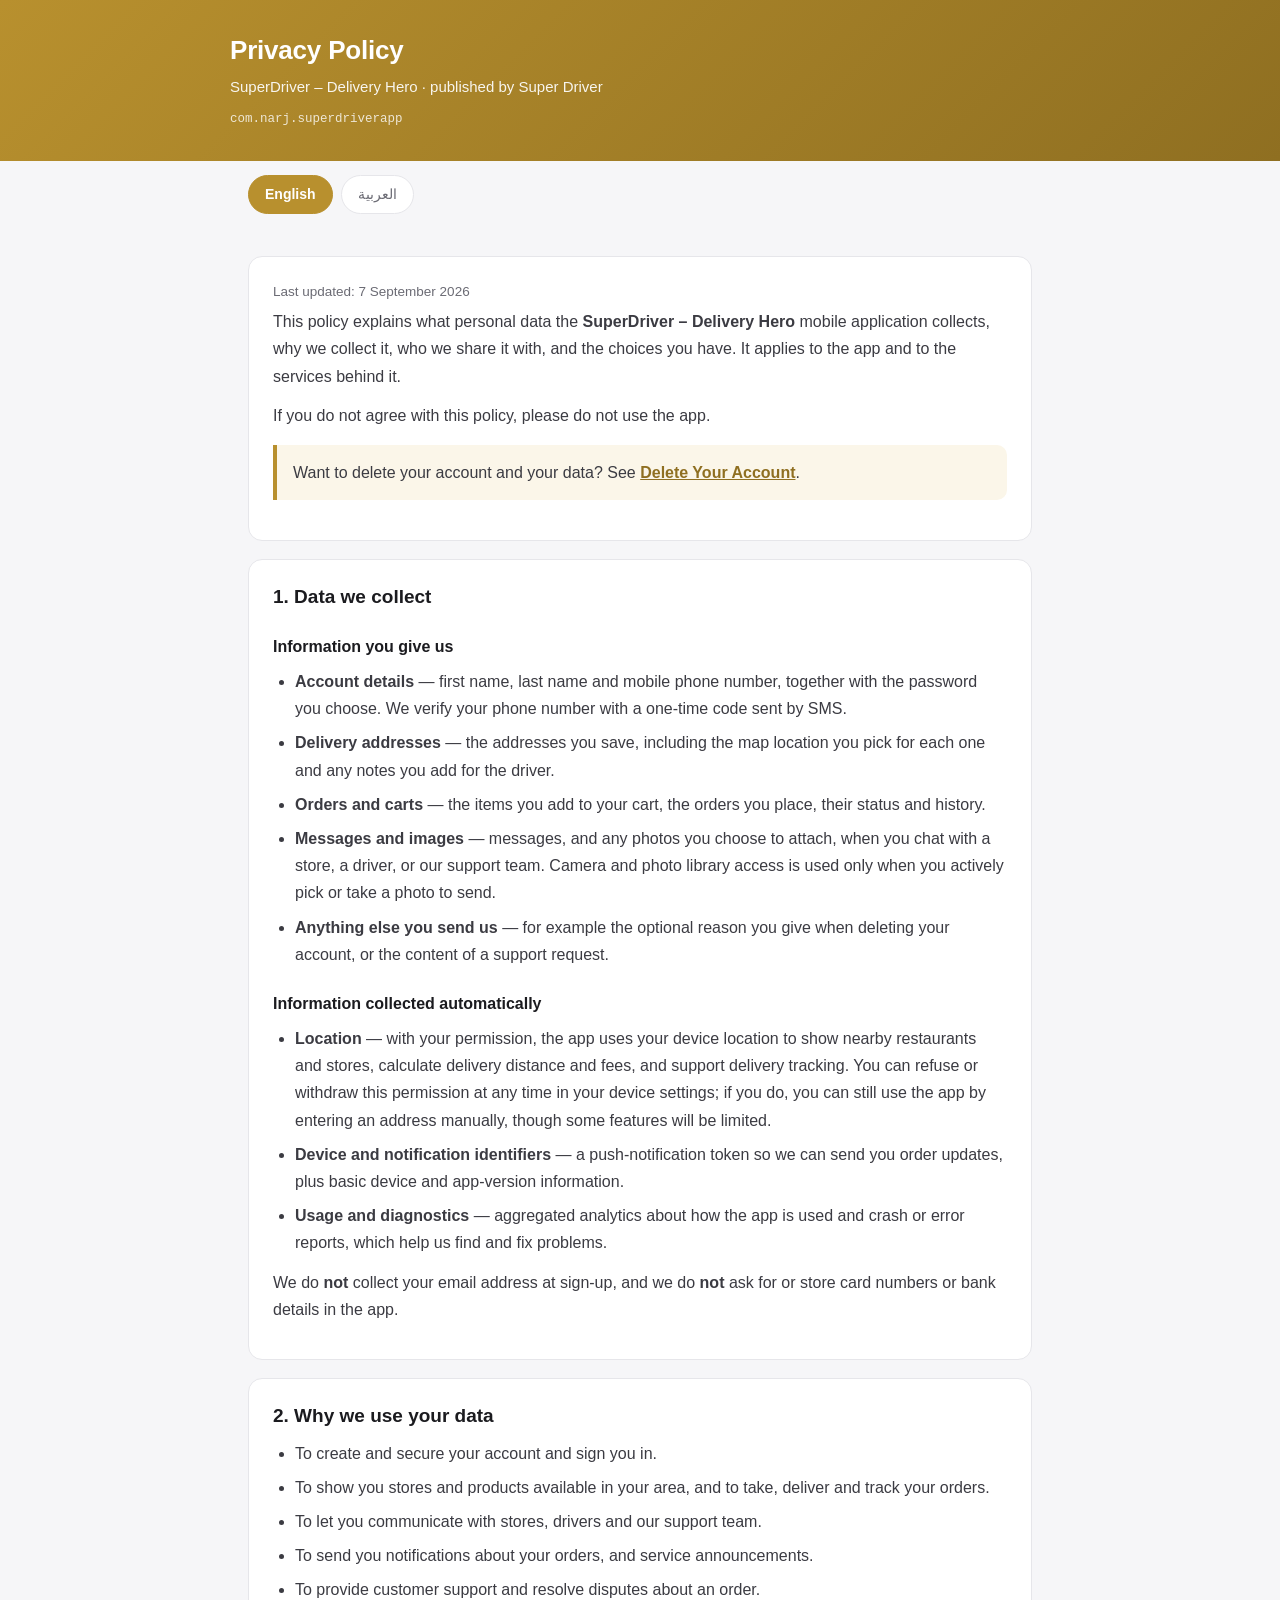
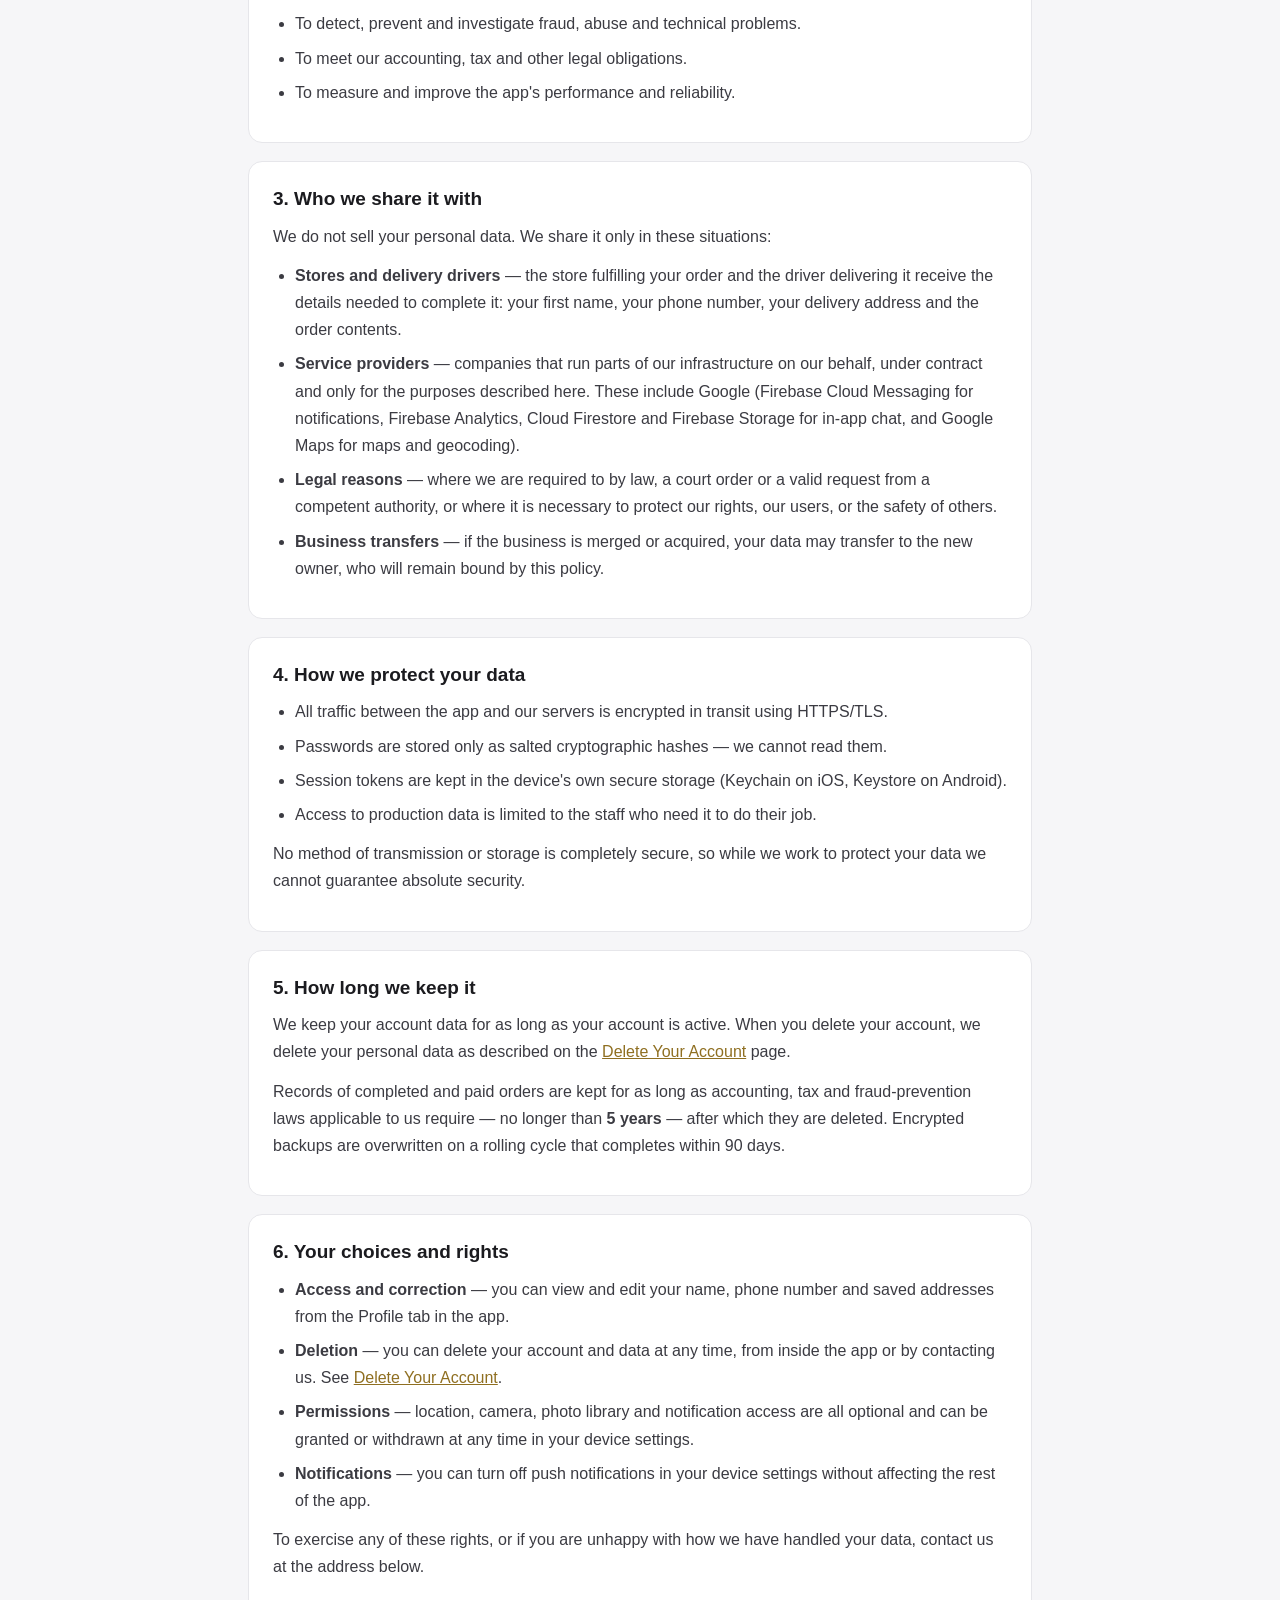
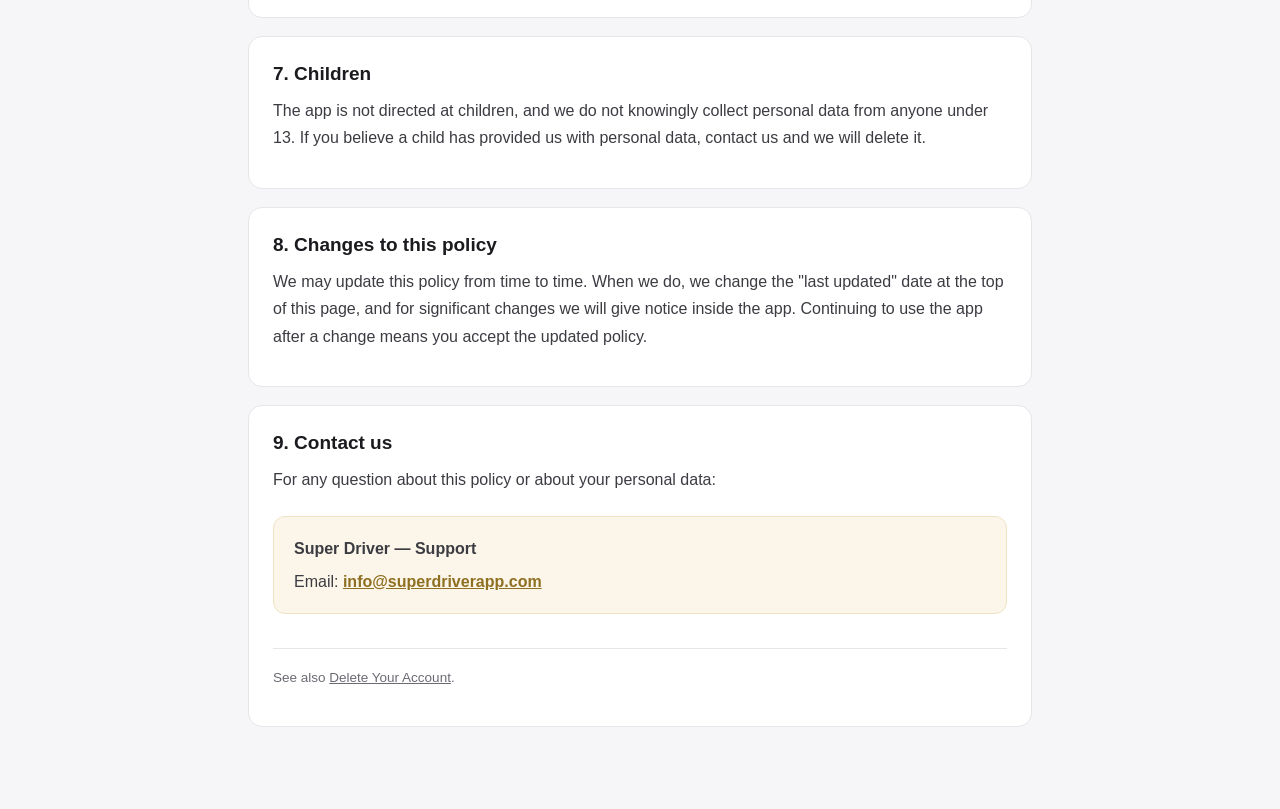
<file: index.html>
<!DOCTYPE html>
<html lang="en" dir="ltr">
<head>
<meta charset="utf-8">
<meta name="viewport" content="width=device-width, initial-scale=1">
<title>Privacy Policy — SuperDriver – Delivery Hero</title>
<meta name="description" content="Privacy Policy for the SuperDriver – Delivery Hero mobile application.">
<link rel="stylesheet" href="style.css">
</head>
<body>

<header class="site">
  <div class="inner">
    <h1 data-en="Privacy Policy" data-ar="سياسة الخصوصية">Privacy Policy</h1>
    <p class="app" data-en="SuperDriver – Delivery Hero · published by Super Driver" data-ar="SuperDriver – Delivery Hero · صادر عن Super Driver">SuperDriver – Delivery Hero · published by Super Driver</p>
    <p class="pkg">com.narj.superdriverapp</p>
  </div>
</header>

<div class="langbar">
  <button type="button" id="btn-en" aria-pressed="true" onclick="setLang('en')">English</button>
  <button type="button" id="btn-ar" aria-pressed="false" onclick="setLang('ar')">العربية</button>
</div>

<main class="wrap">

<!-- ══════════════ ENGLISH ══════════════ -->
<section id="en">
  <div class="card">
    <p class="updated">Last updated: 7 September 2026</p>
    <p>This policy explains what personal data the <strong>SuperDriver – Delivery Hero</strong> mobile application collects, why we collect it, who we share it with, and the choices you have. It applies to the app and to the services behind it.</p>
    <p>If you do not agree with this policy, please do not use the app.</p>
    <div class="note">
      Want to delete your account and your data? See <a href="./delete-account.html"><strong>Delete Your Account</strong></a>.
    </div>
  </div>

  <div class="card">
    <h2>1. Data we collect</h2>

    <h3>Information you give us</h3>
    <ul>
      <li><strong>Account details</strong> — first name, last name and mobile phone number, together with the password you choose. We verify your phone number with a one-time code sent by SMS.</li>
      <li><strong>Delivery addresses</strong> — the addresses you save, including the map location you pick for each one and any notes you add for the driver.</li>
      <li><strong>Orders and carts</strong> — the items you add to your cart, the orders you place, their status and history.</li>
      <li><strong>Messages and images</strong> — messages, and any photos you choose to attach, when you chat with a store, a driver, or our support team. Camera and photo library access is used only when you actively pick or take a photo to send.</li>
      <li><strong>Anything else you send us</strong> — for example the optional reason you give when deleting your account, or the content of a support request.</li>
    </ul>

    <h3>Information collected automatically</h3>
    <ul>
      <li><strong>Location</strong> — with your permission, the app uses your device location to show nearby restaurants and stores, calculate delivery distance and fees, and support delivery tracking. You can refuse or withdraw this permission at any time in your device settings; if you do, you can still use the app by entering an address manually, though some features will be limited.</li>
      <li><strong>Device and notification identifiers</strong> — a push-notification token so we can send you order updates, plus basic device and app-version information.</li>
      <li><strong>Usage and diagnostics</strong> — aggregated analytics about how the app is used and crash or error reports, which help us find and fix problems.</li>
    </ul>

    <p>We do <strong>not</strong> collect your email address at sign-up, and we do <strong>not</strong> ask for or store card numbers or bank details in the app.</p>
  </div>

  <div class="card">
    <h2>2. Why we use your data</h2>
    <ul>
      <li>To create and secure your account and sign you in.</li>
      <li>To show you stores and products available in your area, and to take, deliver and track your orders.</li>
      <li>To let you communicate with stores, drivers and our support team.</li>
      <li>To send you notifications about your orders, and service announcements.</li>
      <li>To provide customer support and resolve disputes about an order.</li>
      <li>To detect, prevent and investigate fraud, abuse and technical problems.</li>
      <li>To meet our accounting, tax and other legal obligations.</li>
      <li>To measure and improve the app's performance and reliability.</li>
    </ul>
  </div>

  <div class="card">
    <h2>3. Who we share it with</h2>
    <p>We do not sell your personal data. We share it only in these situations:</p>
    <ul>
      <li><strong>Stores and delivery drivers</strong> — the store fulfilling your order and the driver delivering it receive the details needed to complete it: your first name, your phone number, your delivery address and the order contents.</li>
      <li><strong>Service providers</strong> — companies that run parts of our infrastructure on our behalf, under contract and only for the purposes described here. These include Google (Firebase Cloud Messaging for notifications, Firebase Analytics, Cloud Firestore and Firebase Storage for in-app chat, and Google Maps for maps and geocoding).</li>
      <li><strong>Legal reasons</strong> — where we are required to by law, a court order or a valid request from a competent authority, or where it is necessary to protect our rights, our users, or the safety of others.</li>
      <li><strong>Business transfers</strong> — if the business is merged or acquired, your data may transfer to the new owner, who will remain bound by this policy.</li>
    </ul>
  </div>

  <div class="card">
    <h2>4. How we protect your data</h2>
    <ul>
      <li>All traffic between the app and our servers is encrypted in transit using HTTPS/TLS.</li>
      <li>Passwords are stored only as salted cryptographic hashes — we cannot read them.</li>
      <li>Session tokens are kept in the device's own secure storage (Keychain on iOS, Keystore on Android).</li>
      <li>Access to production data is limited to the staff who need it to do their job.</li>
    </ul>
    <p>No method of transmission or storage is completely secure, so while we work to protect your data we cannot guarantee absolute security.</p>
  </div>

  <div class="card">
    <h2>5. How long we keep it</h2>
    <p>We keep your account data for as long as your account is active. When you delete your account, we delete your personal data as described on the <a href="./delete-account.html">Delete Your Account</a> page.</p>
    <p>Records of completed and paid orders are kept for as long as accounting, tax and fraud-prevention laws applicable to us require — no longer than <strong>5 years</strong> — after which they are deleted. Encrypted backups are overwritten on a rolling cycle that completes within 90 days.</p>
  </div>

  <div class="card">
    <h2>6. Your choices and rights</h2>
    <ul>
      <li><strong>Access and correction</strong> — you can view and edit your name, phone number and saved addresses from the Profile tab in the app.</li>
      <li><strong>Deletion</strong> — you can delete your account and data at any time, from inside the app or by contacting us. See <a href="./delete-account.html">Delete Your Account</a>.</li>
      <li><strong>Permissions</strong> — location, camera, photo library and notification access are all optional and can be granted or withdrawn at any time in your device settings.</li>
      <li><strong>Notifications</strong> — you can turn off push notifications in your device settings without affecting the rest of the app.</li>
    </ul>
    <p>To exercise any of these rights, or if you are unhappy with how we have handled your data, contact us at the address below.</p>
  </div>

  <div class="card">
    <h2>7. Children</h2>
    <p>The app is not directed at children, and we do not knowingly collect personal data from anyone under 13. If you believe a child has provided us with personal data, contact us and we will delete it.</p>
  </div>

  <div class="card">
    <h2>8. Changes to this policy</h2>
    <p>We may update this policy from time to time. When we do, we change the "last updated" date at the top of this page, and for significant changes we will give notice inside the app. Continuing to use the app after a change means you accept the updated policy.</p>
  </div>

  <div class="card">
    <h2>9. Contact us</h2>
    <p>For any question about this policy or about your personal data:</p>
    <div class="contact">
      <p style="margin:0 0 6px"><strong>Super Driver — Support</strong></p>
      <p style="margin:0">Email: <a href="mailto:info@superdriverapp.com">info@superdriverapp.com</a></p>
    </div>
    <footer class="site">
      <p>See also <a href="./delete-account.html">Delete Your Account</a>.</p>
    </footer>
  </div>
</section>

<!-- ══════════════ ARABIC ══════════════ -->
<section id="ar" hidden>
  <div class="card">
    <p class="updated">آخر تحديث: ٧ سبتمبر ٢٠٢٦</p>
    <p>توضّح هذه السياسة البيانات الشخصية التي يجمعها تطبيق <strong>SuperDriver – Delivery Hero</strong>، وسبب جمعها، ومع مَن نشاركها، والخيارات المتاحة لك. وتسري على التطبيق وعلى الخدمات التي تقف خلفه.</p>
    <p>إذا كنت لا توافق على هذه السياسة، فيرجى عدم استخدام التطبيق.</p>
    <div class="note">
      هل تريد حذف حسابك وبياناتك؟ راجع صفحة <a href="./delete-account.html"><strong>حذف حسابك</strong></a>.
    </div>
  </div>

  <div class="card">
    <h2>١. البيانات التي نجمعها</h2>

    <h3>بيانات تزوّدنا بها أنت</h3>
    <ul>
      <li><strong>بيانات الحساب</strong> — الاسم الأول والاسم الأخير ورقم الهاتف المحمول، مع كلمة المرور التي تختارها. ونتحقّق من رقم هاتفك عبر رمز لمرة واحدة يُرسل برسالة نصية.</li>
      <li><strong>عناوين التوصيل</strong> — العناوين التي تحفظها، ويشمل ذلك الموقع الذي تحدّده على الخريطة لكل عنوان وأي ملاحظات تكتبها للسائق.</li>
      <li><strong>الطلبات والسلات</strong> — المنتجات التي تضيفها إلى سلّتك، والطلبات التي تنفّذها وحالتها وسجلّها.</li>
      <li><strong>الرسائل والصور</strong> — الرسائل وأي صور تختار إرفاقها عند محادثة متجر أو سائق أو فريق الدعم لدينا. ولا يُستخدم إذن الكاميرا ومكتبة الصور إلا عندما تختار أو تلتقط صورة لإرسالها.</li>
      <li><strong>أي شيء آخر ترسله إلينا</strong> — مثل السبب الاختياري الذي تكتبه عند حذف حسابك، أو محتوى طلب الدعم.</li>
    </ul>

    <h3>بيانات تُجمع تلقائياً</h3>
    <ul>
      <li><strong>الموقع الجغرافي</strong> — بعد إذنك، يستخدم التطبيق موقع جهازك لعرض المطاعم والمتاجر القريبة، وحساب مسافة التوصيل ورسومه، ودعم تتبّع الطلب. ويمكنك رفض هذا الإذن أو سحبه في أي وقت من إعدادات جهازك؛ وعندها يظل بإمكانك استخدام التطبيق بإدخال العنوان يدوياً، مع محدودية بعض الميزات.</li>
      <li><strong>معرّفات الجهاز والإشعارات</strong> — معرّف خاص بالإشعارات لنتمكّن من إرسال تحديثات طلبك، إضافةً إلى معلومات أساسية عن الجهاز وإصدار التطبيق.</li>
      <li><strong>بيانات الاستخدام والتشخيص</strong> — إحصاءات مجمّعة عن كيفية استخدام التطبيق وتقارير الأعطال والأخطاء، وتساعدنا في اكتشاف المشكلات وإصلاحها.</li>
    </ul>

    <p>نحن <strong>لا</strong> نجمع بريدك الإلكتروني عند التسجيل، و<strong>لا</strong> نطلب أو نخزّن أرقام البطاقات أو البيانات المصرفية داخل التطبيق.</p>
  </div>

  <div class="card">
    <h2>٢. أغراض استخدام بياناتك</h2>
    <ul>
      <li>إنشاء حسابك وتأمينه وتسجيل دخولك.</li>
      <li>عرض المتاجر والمنتجات المتاحة في منطقتك، واستلام طلباتك وتوصيلها وتتبّعها.</li>
      <li>تمكينك من التواصل مع المتاجر والسائقين وفريق الدعم.</li>
      <li>إرسال إشعارات بشأن طلباتك وإعلانات الخدمة.</li>
      <li>تقديم خدمة العملاء ومعالجة أي نزاع يتعلّق بطلب.</li>
      <li>اكتشاف الاحتيال وإساءة الاستخدام والمشكلات التقنية ومنعها والتحقيق فيها.</li>
      <li>الوفاء بالتزاماتنا المحاسبية والضريبية والقانونية.</li>
      <li>قياس أداء التطبيق وموثوقيته وتحسينهما.</li>
    </ul>
  </div>

  <div class="card">
    <h2>٣. مع مَن نشارك بياناتك</h2>
    <p>نحن لا نبيع بياناتك الشخصية، ولا نشاركها إلا في هذه الحالات:</p>
    <ul>
      <li><strong>المتاجر وسائقو التوصيل</strong> — يتلقّى المتجر المنفّذ لطلبك والسائق الذي يوصله البيانات اللازمة لإتمامه: اسمك الأول ورقم هاتفك وعنوان التوصيل ومحتويات الطلب.</li>
      <li><strong>مزوّدو الخدمة</strong> — شركات تشغّل أجزاءً من بنيتنا التقنية نيابةً عنّا، بموجب عقود وللأغراض الموضّحة هنا فقط. ومنها Google (خدمة Firebase Cloud Messaging للإشعارات، وFirebase Analytics، وCloud Firestore وFirebase Storage للمحادثات داخل التطبيق، وGoogle Maps للخرائط وتحديد العناوين).</li>
      <li><strong>لأسباب قانونية</strong> — عندما يُلزمنا القانون أو أمر قضائي أو طلب صحيح من جهة مختصّة، أو عند الضرورة لحماية حقوقنا أو مستخدمينا أو سلامة الآخرين.</li>
      <li><strong>انتقال النشاط التجاري</strong> — في حال اندماج النشاط أو الاستحواذ عليه، قد تنتقل بياناتك إلى المالك الجديد، ويظل ملتزماً بهذه السياسة.</li>
    </ul>
  </div>

  <div class="card">
    <h2>٤. كيف نحمي بياناتك</h2>
    <ul>
      <li>جميع البيانات المتبادلة بين التطبيق وخوادمنا مشفّرة أثناء النقل باستخدام HTTPS/TLS.</li>
      <li>تُخزَّن كلمات المرور على هيئة بصمات تشفيرية مُملَّحة فقط — أي لا يمكننا قراءتها.</li>
      <li>تُحفظ رموز الجلسة في وحدة التخزين الآمنة بالجهاز نفسه (Keychain في iOS، وKeystore في Android).</li>
      <li>الوصول إلى بيانات التشغيل مقصور على الموظفين الذين يحتاجون إليه لأداء عملهم.</li>
    </ul>
    <p>لا توجد وسيلة نقل أو تخزين آمنة تماماً، ولذلك فإننا نعمل على حماية بياناتك لكن لا يمكننا ضمان الأمان المطلق.</p>
  </div>

  <div class="card">
    <h2>٥. مدة الاحتفاظ بالبيانات</h2>
    <p>نحتفظ ببيانات حسابك ما دام حسابك نشطاً. وعند حذف حسابك نحذف بياناتك الشخصية وفق ما هو موضّح في صفحة <a href="./delete-account.html">حذف حسابك</a>.</p>
    <p>أمّا سجلات الطلبات المكتملة والمدفوعة فيُحتفظ بها طوال المدة التي تفرضها الأنظمة المحاسبية والضريبية وأنظمة مكافحة الاحتيال المعمول بها — وبحدٍّ أقصى <strong>5 سنوات</strong> — ثم تُحذف. وتُستبدل النسخ الاحتياطية المشفّرة ضمن دورة متجدّدة تكتمل خلال 90 يوماً.</p>
  </div>

  <div class="card">
    <h2>٦. خياراتك وحقوقك</h2>
    <ul>
      <li><strong>الاطّلاع والتصحيح</strong> — يمكنك عرض اسمك ورقم هاتفك وعناوينك المحفوظة وتعديلها من تبويب الملف الشخصي في التطبيق.</li>
      <li><strong>الحذف</strong> — يمكنك حذف حسابك وبياناتك في أي وقت، من داخل التطبيق أو بمراسلتنا. راجع صفحة <a href="./delete-account.html">حذف حسابك</a>.</li>
      <li><strong>الأذونات</strong> — أذونات الموقع والكاميرا ومكتبة الصور والإشعارات كلها اختيارية، ويمكن منحها أو سحبها في أي وقت من إعدادات جهازك.</li>
      <li><strong>الإشعارات</strong> — يمكنك إيقاف الإشعارات من إعدادات جهازك دون أن يؤثّر ذلك على بقية التطبيق.</li>
    </ul>
    <p>لممارسة أيٍّ من هذه الحقوق، أو إذا لم تكن راضياً عن طريقة تعاملنا مع بياناتك، تواصل معنا على العنوان أدناه.</p>
  </div>

  <div class="card">
    <h2>٧. الأطفال</h2>
    <p>التطبيق غير موجّه إلى الأطفال، ولا نجمع عن قصد بيانات شخصية من أي شخص دون سن 13 عاماً. وإذا كنت تعتقد أن طفلاً زوّدنا ببيانات شخصية، فتواصل معنا وسنحذفها.</p>
  </div>

  <div class="card">
    <h2>٨. التعديلات على هذه السياسة</h2>
    <p>قد نُحدّث هذه السياسة من حين لآخر. وعندما نفعل، نُغيّر تاريخ «آخر تحديث» أعلى الصفحة، وننبّه داخل التطبيق في حال التعديلات الجوهرية. ويُعدّ استمرارك في استخدام التطبيق بعد التعديل قبولاً للسياسة المحدّثة.</p>
  </div>

  <div class="card">
    <h2>٩. تواصل معنا</h2>
    <p>لأي استفسار عن هذه السياسة أو عن بياناتك الشخصية:</p>
    <div class="contact">
      <p style="margin:0 0 6px"><strong>Super Driver — الدعم</strong></p>
      <p style="margin:0">البريد الإلكتروني: <a href="mailto:info@superdriverapp.com">info@superdriverapp.com</a></p>
    </div>
    <footer class="site">
      <p>راجع أيضاً صفحة <a href="./delete-account.html">حذف حسابك</a>.</p>
    </footer>
  </div>
</section>

</main>

<script>
function setLang(l){
  var ar = l === 'ar';
  document.documentElement.lang = ar ? 'ar' : 'en';
  document.documentElement.dir  = ar ? 'rtl' : 'ltr';
  document.getElementById('en').hidden = ar;
  document.getElementById('ar').hidden = !ar;
  document.getElementById('btn-en').setAttribute('aria-pressed', String(!ar));
  document.getElementById('btn-ar').setAttribute('aria-pressed', String(ar));
  document.querySelectorAll('[data-en]').forEach(function(el){
    el.textContent = ar ? el.getAttribute('data-ar') : el.getAttribute('data-en');
  });
  try { localStorage.setItem('lang', l); } catch (e) {}
}
try { if (localStorage.getItem('lang') === 'ar') setLang('ar'); } catch (e) {}
</script>

</body>
</html>
</file>
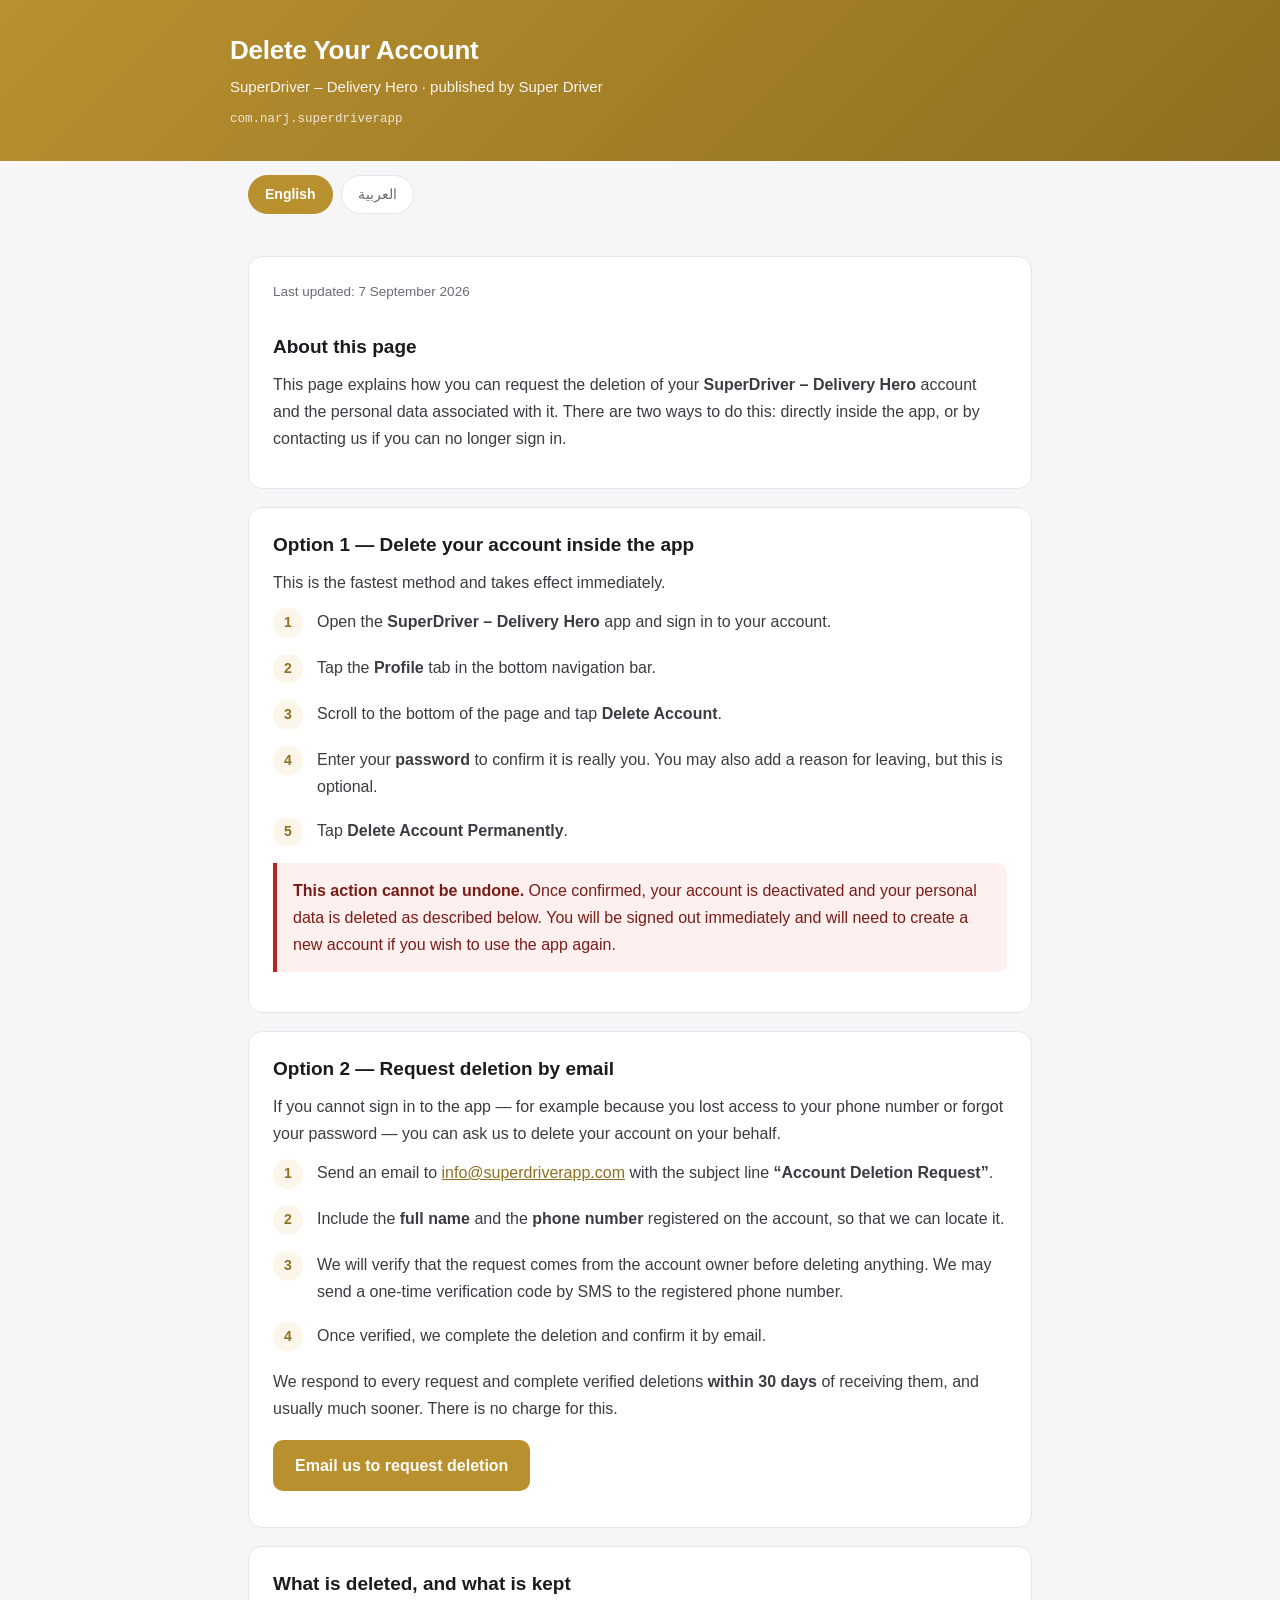
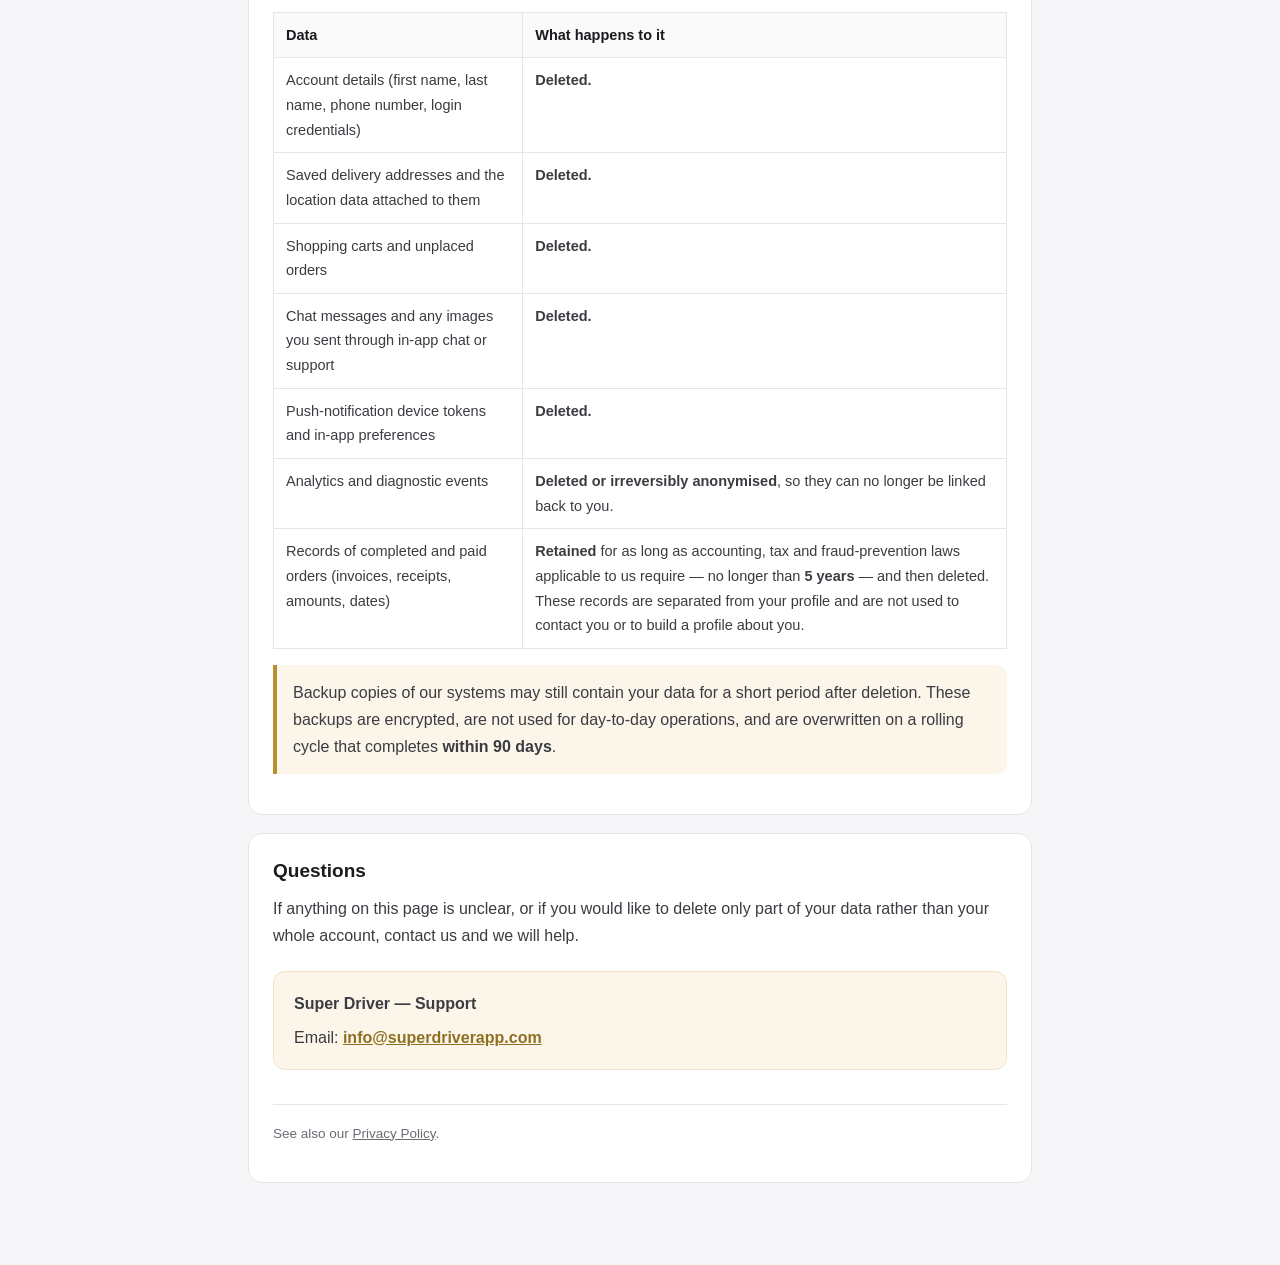
<file: delete-account/index.html>
<!DOCTYPE html>
<html lang="en">
<head>
<meta charset="utf-8">
<meta name="viewport" content="width=device-width, initial-scale=1">
<meta http-equiv="refresh" content="0; url=../delete-account.html">
<link rel="canonical" href="https://saeedskaf.github.io/app-privacy-policy/delete-account.html">
<title>Redirecting…</title>
</head>
<body>
<p>Redirecting to <a href="../delete-account.html">Delete Your Account</a>…</p>
<script>location.replace('../delete-account.html');</script>
</body>
</html>
</file>
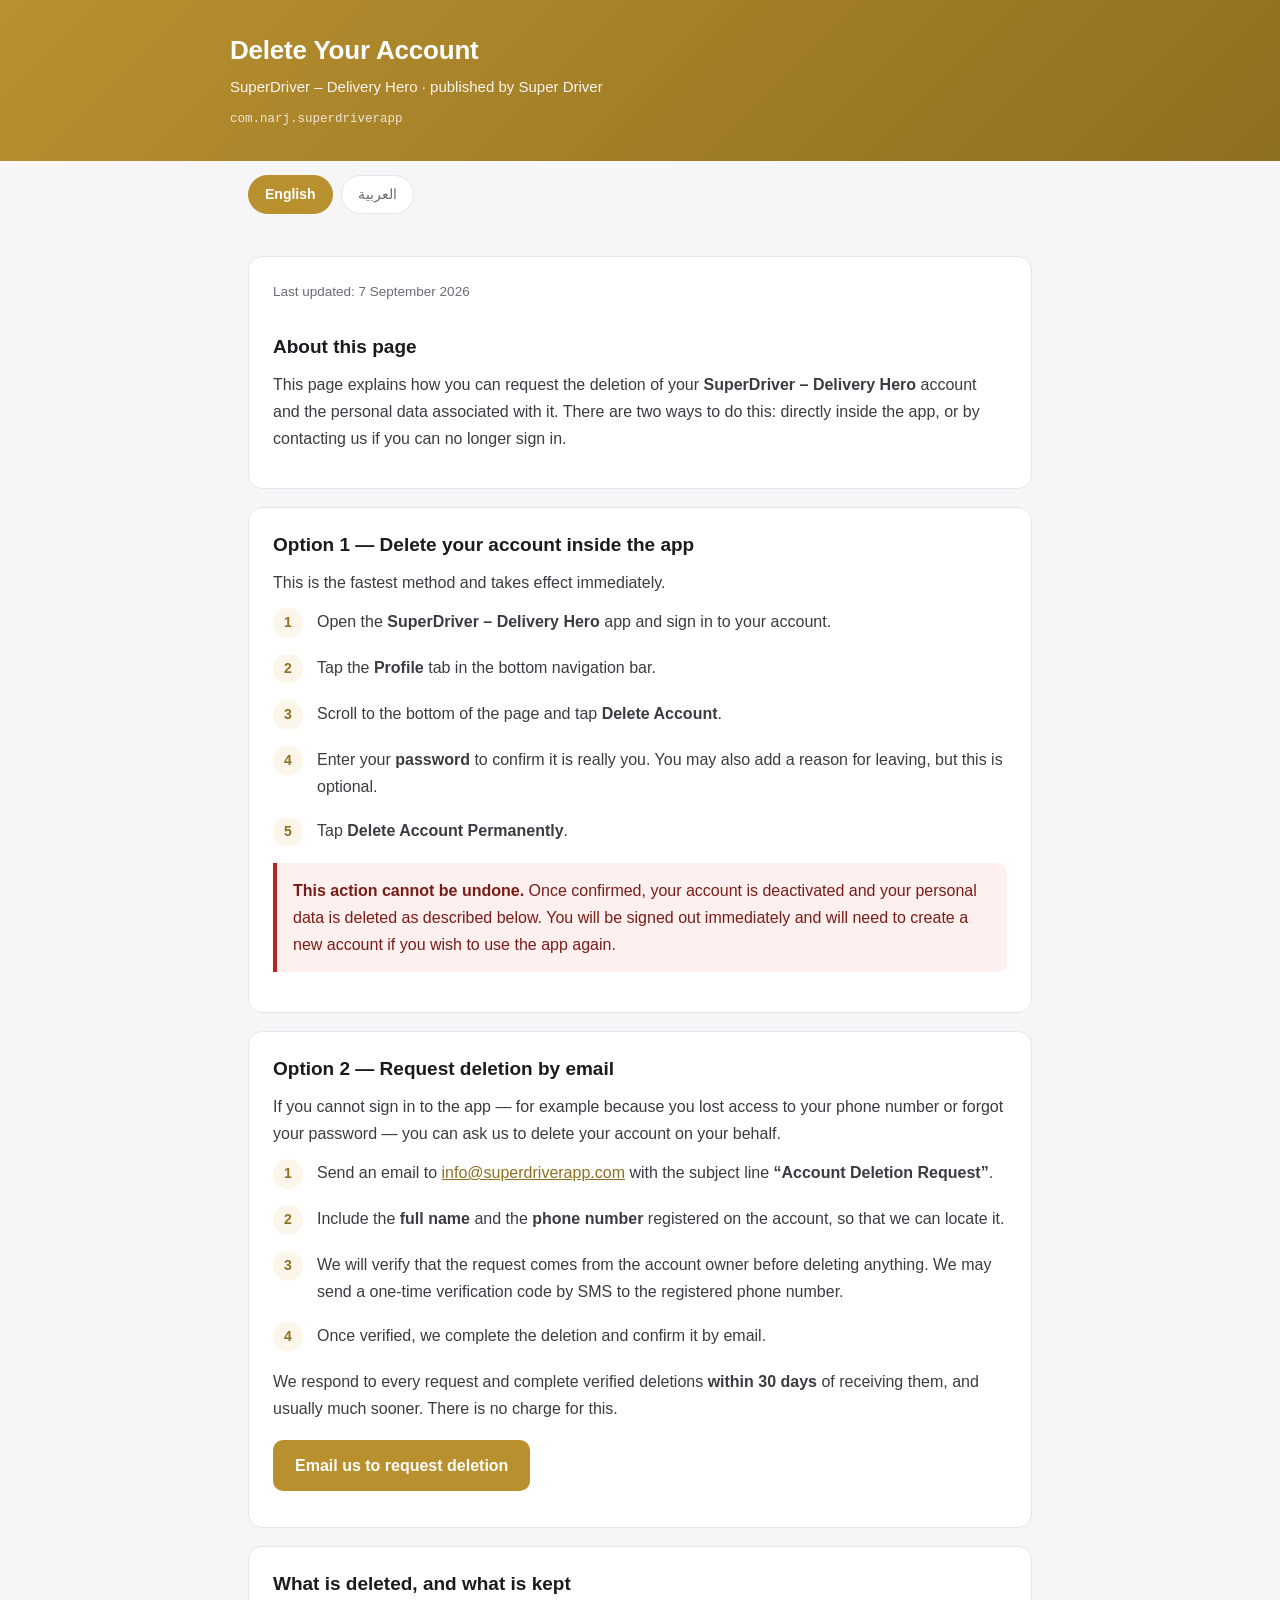
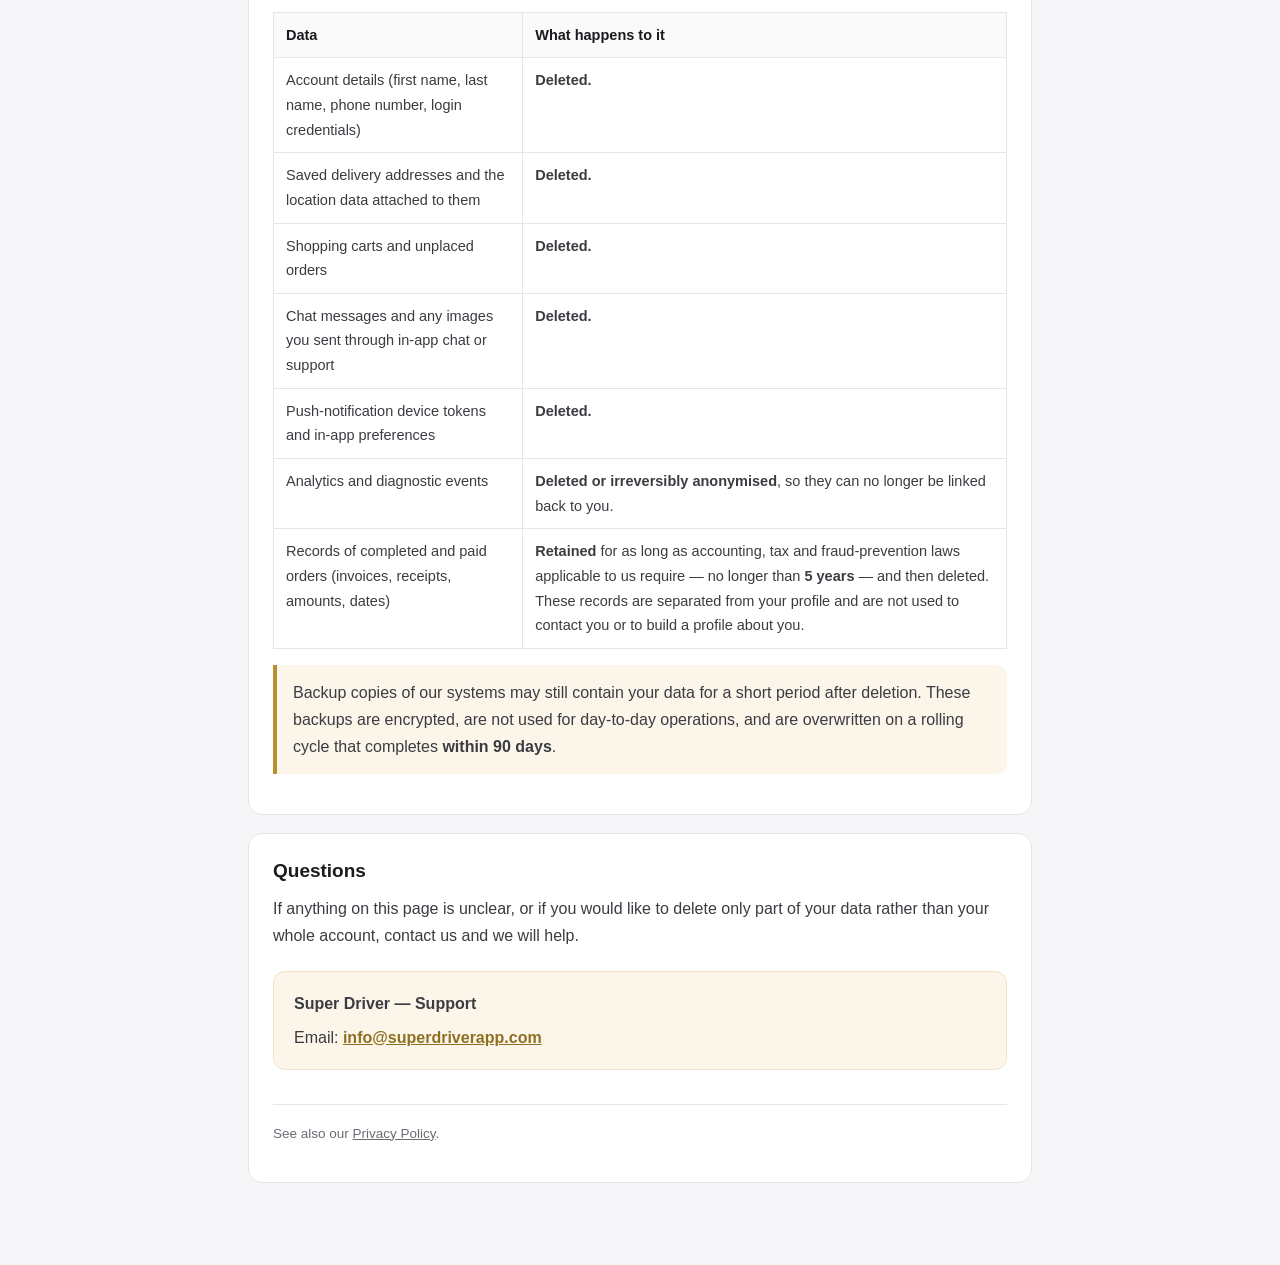
<file: account-deletion.html>
<!DOCTYPE html>
<html lang="en">
<head>
<meta charset="utf-8">
<meta name="viewport" content="width=device-width, initial-scale=1">
<meta http-equiv="refresh" content="0; url=./delete-account.html">
<link rel="canonical" href="https://saeedskaf.github.io/app-privacy-policy/delete-account.html">
<title>Redirecting…</title>
</head>
<body>
<p>Redirecting to <a href="./delete-account.html">./delete-account.html</a>…</p>
<script>location.replace('./delete-account.html');</script>
</body>
</html>
</file>
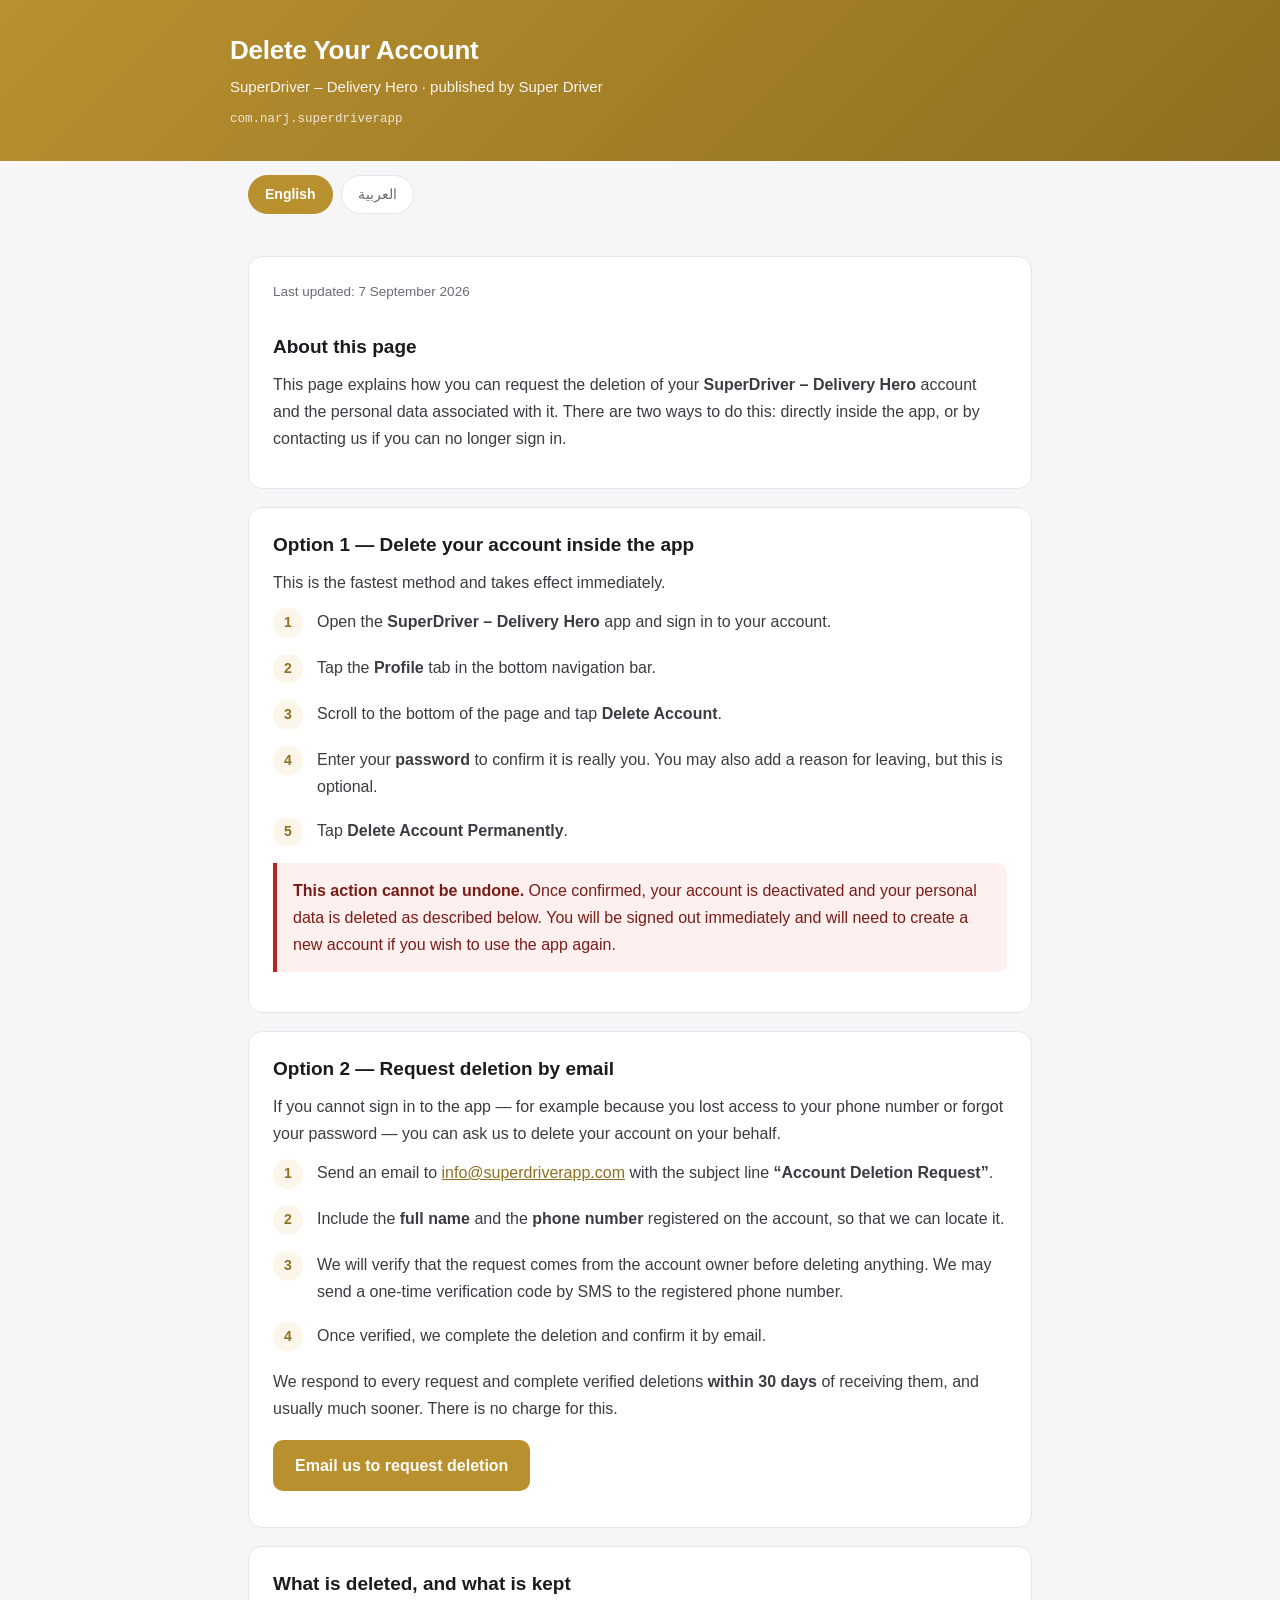
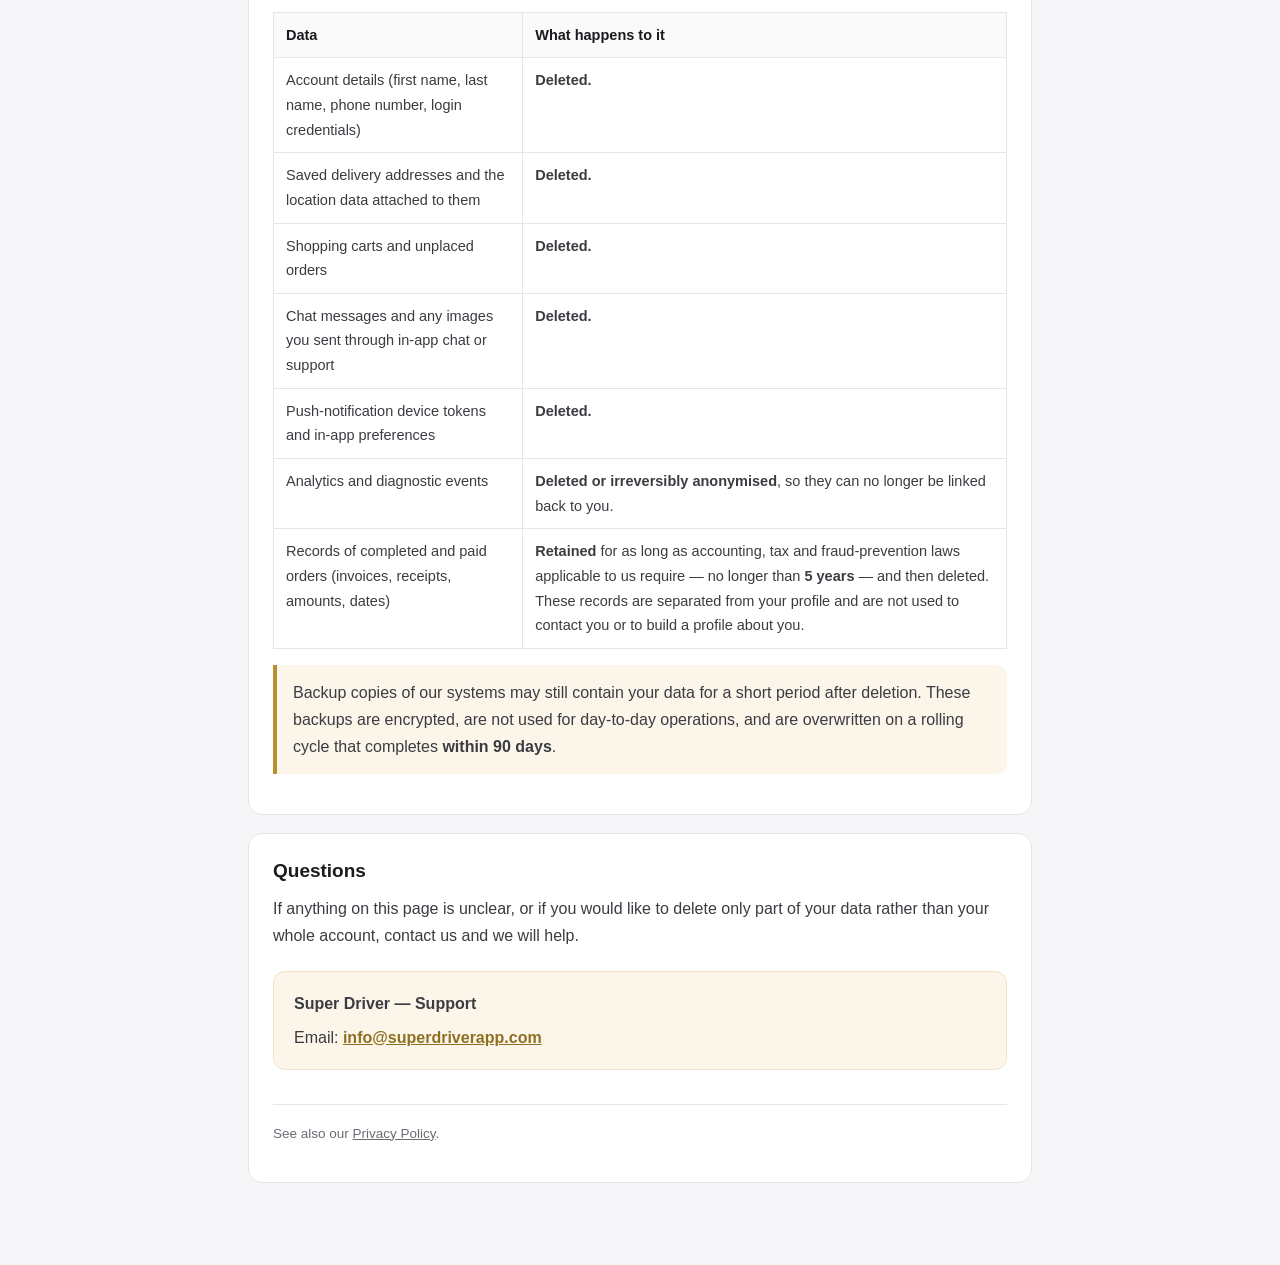
<file: delete-account.html>
<!DOCTYPE html>
<html lang="en" dir="ltr">
<head>
<meta charset="utf-8">
<meta name="viewport" content="width=device-width, initial-scale=1">
<title>Delete Your Account — SuperDriver – Delivery Hero</title>
<meta name="description" content="How to request deletion of your SuperDriver – Delivery Hero account and associated data.">
<link rel="stylesheet" href="style.css">
</head>
<body>

<header class="site">
  <div class="inner">
    <h1 data-en="Delete Your Account" data-ar="حذف حسابك">Delete Your Account</h1>
    <p class="app" data-en="SuperDriver – Delivery Hero · published by Super Driver" data-ar="SuperDriver – Delivery Hero · صادر عن Super Driver">SuperDriver – Delivery Hero · published by Super Driver</p>
    <p class="pkg">com.narj.superdriverapp</p>
  </div>
</header>

<div class="langbar">
  <button type="button" id="btn-en" aria-pressed="true" onclick="setLang('en')">English</button>
  <button type="button" id="btn-ar" aria-pressed="false" onclick="setLang('ar')">العربية</button>
</div>

<main class="wrap">

<!-- ══════════════ ENGLISH ══════════════ -->
<section id="en">
  <div class="card">
    <p class="updated">Last updated: 7 September 2026</p>
    <h2>About this page</h2>
    <p>This page explains how you can request the deletion of your <strong>SuperDriver – Delivery Hero</strong> account and the personal data associated with it. There are two ways to do this: directly inside the app, or by contacting us if you can no longer sign in.</p>
  </div>

  <div class="card">
    <h2>Option 1 — Delete your account inside the app</h2>
    <p>This is the fastest method and takes effect immediately.</p>
    <ol class="steps">
      <li>Open the <strong>SuperDriver – Delivery Hero</strong> app and sign in to your account.</li>
      <li>Tap the <strong>Profile</strong> tab in the bottom navigation bar.</li>
      <li>Scroll to the bottom of the page and tap <strong>Delete Account</strong>.</li>
      <li>Enter your <strong>password</strong> to confirm it is really you. You may also add a reason for leaving, but this is optional.</li>
      <li>Tap <strong>Delete Account Permanently</strong>.</li>
    </ol>
    <div class="warn">
      <strong>This action cannot be undone.</strong> Once confirmed, your account is deactivated and your personal data is deleted as described below. You will be signed out immediately and will need to create a new account if you wish to use the app again.
    </div>
  </div>

  <div class="card">
    <h2>Option 2 — Request deletion by email</h2>
    <p>If you cannot sign in to the app — for example because you lost access to your phone number or forgot your password — you can ask us to delete your account on your behalf.</p>
    <ol class="steps">
      <li>Send an email to <a href="mailto:info@superdriverapp.com?subject=Account%20Deletion%20Request">info@superdriverapp.com</a> with the subject line <strong>“Account Deletion Request”</strong>.</li>
      <li>Include the <strong>full name</strong> and the <strong>phone number</strong> registered on the account, so that we can locate it.</li>
      <li>We will verify that the request comes from the account owner before deleting anything. We may send a one-time verification code by SMS to the registered phone number.</li>
      <li>Once verified, we complete the deletion and confirm it by email.</li>
    </ol>
    <p>We respond to every request and complete verified deletions <strong>within 30 days</strong> of receiving them, and usually much sooner. There is no charge for this.</p>
    <p><a class="cta" href="mailto:info@superdriverapp.com?subject=Account%20Deletion%20Request">Email us to request deletion</a></p>
  </div>

  <div class="card">
    <h2>What is deleted, and what is kept</h2>
    <table>
      <thead>
        <tr><th style="width:34%">Data</th><th>What happens to it</th></tr>
      </thead>
      <tbody>
        <tr><td>Account details (first name, last name, phone number, login credentials)</td><td><strong>Deleted.</strong></td></tr>
        <tr><td>Saved delivery addresses and the location data attached to them</td><td><strong>Deleted.</strong></td></tr>
        <tr><td>Shopping carts and unplaced orders</td><td><strong>Deleted.</strong></td></tr>
        <tr><td>Chat messages and any images you sent through in-app chat or support</td><td><strong>Deleted.</strong></td></tr>
        <tr><td>Push-notification device tokens and in-app preferences</td><td><strong>Deleted.</strong></td></tr>
        <tr><td>Analytics and diagnostic events</td><td><strong>Deleted or irreversibly anonymised</strong>, so they can no longer be linked back to you.</td></tr>
        <tr><td>Records of completed and paid orders (invoices, receipts, amounts, dates)</td><td><strong>Retained</strong> for as long as accounting, tax and fraud-prevention laws applicable to us require — no longer than <strong>5 years</strong> — and then deleted. These records are separated from your profile and are not used to contact you or to build a profile about you.</td></tr>
      </tbody>
    </table>
    <div class="note">
      Backup copies of our systems may still contain your data for a short period after deletion. These backups are encrypted, are not used for day-to-day operations, and are overwritten on a rolling cycle that completes <strong>within 90 days</strong>.
    </div>
  </div>

  <div class="card">
    <h2>Questions</h2>
    <p>If anything on this page is unclear, or if you would like to delete only part of your data rather than your whole account, contact us and we will help.</p>
    <div class="contact">
      <p style="margin:0 0 6px"><strong>Super Driver — Support</strong></p>
      <p style="margin:0">Email: <a href="mailto:info@superdriverapp.com">info@superdriverapp.com</a></p>
    </div>
    <footer class="site">
      <p>See also our <a href="./index.html">Privacy Policy</a>.</p>
    </footer>
  </div>
</section>

<!-- ══════════════ ARABIC ══════════════ -->
<section id="ar" hidden>
  <div class="card">
    <p class="updated">آخر تحديث: ٧ سبتمبر ٢٠٢٦</p>
    <h2>عن هذه الصفحة</h2>
    <p>توضّح هذه الصفحة كيفية طلب حذف حسابك في تطبيق <strong>SuperDriver – Delivery Hero</strong> مع البيانات الشخصية المرتبطة به. أمامك طريقتان: الحذف مباشرةً من داخل التطبيق، أو مراسلتنا إذا لم تعد تستطيع تسجيل الدخول.</p>
  </div>

  <div class="card">
    <h2>الطريقة الأولى — الحذف من داخل التطبيق</h2>
    <p>هذه أسرع طريقة، ويسري مفعولها فوراً.</p>
    <ol class="steps">
      <li>افتح تطبيق <strong>SuperDriver – Delivery Hero</strong> وسجّل الدخول إلى حسابك.</li>
      <li>اضغط على تبويب <strong>الملف الشخصي</strong> في شريط التنقل السفلي.</li>
      <li>انزل إلى أسفل الصفحة واضغط على <strong>حذف الحساب</strong>.</li>
      <li>أدخل <strong>كلمة المرور</strong> للتأكيد من هويتك. ويمكنك كتابة سبب الحذف، وهو حقل اختياري.</li>
      <li>اضغط على <strong>حذف الحساب نهائياً</strong>.</li>
    </ol>
    <div class="warn">
      <strong>لا يمكن التراجع عن هذا الإجراء.</strong> بمجرّد التأكيد يُلغى تفعيل حسابك وتُحذف بياناتك الشخصية وفق التفصيل أدناه. وسيتم تسجيل خروجك مباشرةً، وستحتاج إلى إنشاء حساب جديد إن أردت استخدام التطبيق مرة أخرى.
    </div>
  </div>

  <div class="card">
    <h2>الطريقة الثانية — طلب الحذف عبر البريد الإلكتروني</h2>
    <p>إذا تعذّر عليك تسجيل الدخول — مثلاً لفقدان رقم هاتفك أو نسيان كلمة المرور — يمكنك أن تطلب منّا حذف الحساب نيابةً عنك.</p>
    <ol class="steps">
      <li>أرسل رسالة إلى <a href="mailto:info@superdriverapp.com?subject=%D8%B7%D9%84%D8%A8%20%D8%AD%D8%B0%D9%81%20%D8%AD%D8%B3%D8%A7%D8%A8">info@superdriverapp.com</a> بعنوان <strong>«طلب حذف حساب»</strong>.</li>
      <li>اذكر في الرسالة <strong>الاسم الكامل</strong> و<strong>رقم الهاتف</strong> المسجّل في الحساب حتى نتمكّن من الوصول إليه.</li>
      <li>سنتحقّق من أن الطلب صادر عن صاحب الحساب قبل حذف أي شيء، وقد نرسل رمز تحقّق لمرة واحدة عبر رسالة نصية إلى الرقم المسجّل.</li>
      <li>بعد التحقّق ننفّذ الحذف ونؤكّده لك بالبريد الإلكتروني.</li>
    </ol>
    <p>نردّ على كل طلب، ونُنجز عمليات الحذف المتحقَّق منها <strong>خلال 30 يوماً</strong> من استلامها، وغالباً في وقت أقصر بكثير. ولا توجد أي رسوم على ذلك.</p>
    <p><a class="cta" href="mailto:info@superdriverapp.com?subject=%D8%B7%D9%84%D8%A8%20%D8%AD%D8%B0%D9%81%20%D8%AD%D8%B3%D8%A7%D8%A8">راسلنا لطلب الحذف</a></p>
  </div>

  <div class="card">
    <h2>ما الذي يُحذف وما الذي يُحتفظ به</h2>
    <table>
      <thead>
        <tr><th style="width:34%">البيانات</th><th>ما يحدث لها</th></tr>
      </thead>
      <tbody>
        <tr><td>بيانات الحساب (الاسم الأول، الاسم الأخير، رقم الهاتف، بيانات تسجيل الدخول)</td><td><strong>تُحذف.</strong></td></tr>
        <tr><td>عناوين التوصيل المحفوظة وبيانات الموقع المرتبطة بها</td><td><strong>تُحذف.</strong></td></tr>
        <tr><td>سلات التسوّق والطلبات غير المُنفَّذة</td><td><strong>تُحذف.</strong></td></tr>
        <tr><td>رسائل المحادثة وأي صور أرسلتها عبر المحادثة داخل التطبيق أو الدعم</td><td><strong>تُحذف.</strong></td></tr>
        <tr><td>معرّفات الجهاز الخاصة بالإشعارات وتفضيلاتك داخل التطبيق</td><td><strong>تُحذف.</strong></td></tr>
        <tr><td>بيانات التحليلات والتشخيص</td><td><strong>تُحذف أو تُجهَّل بصورة نهائية</strong> بحيث لا يمكن ربطها بك بعد ذلك.</td></tr>
        <tr><td>سجلات الطلبات المكتملة والمدفوعة (الفواتير، الإيصالات، المبالغ، التواريخ)</td><td><strong>يُحتفظ بها</strong> طوال المدة التي تفرضها علينا الأنظمة المحاسبية والضريبية وأنظمة مكافحة الاحتيال المعمول بها — وبحدٍّ أقصى <strong>5 سنوات</strong> — ثم تُحذف. وتُفصل هذه السجلات عن ملفك الشخصي ولا تُستخدم للتواصل معك أو لبناء ملف تعريفي عنك.</td></tr>
      </tbody>
    </table>
    <div class="note">
      قد تظل النسخ الاحتياطية لأنظمتنا محتوية على بياناتك لفترة قصيرة بعد الحذف. وهذه النسخ مشفّرة ولا تُستخدم في العمليات اليومية، ويُعاد استبدالها ضمن دورة متجدّدة تكتمل <strong>خلال 90 يوماً</strong>.
    </div>
  </div>

  <div class="card">
    <h2>استفسارات</h2>
    <p>إذا كان أي شيء في هذه الصفحة غير واضح، أو أردت حذف جزء من بياناتك فقط بدلاً من الحساب بالكامل، تواصل معنا وسنساعدك.</p>
    <div class="contact">
      <p style="margin:0 0 6px"><strong>Super Driver — الدعم</strong></p>
      <p style="margin:0">البريد الإلكتروني: <a href="mailto:info@superdriverapp.com">info@superdriverapp.com</a></p>
    </div>
    <footer class="site">
      <p>راجع أيضاً <a href="./index.html">سياسة الخصوصية</a>.</p>
    </footer>
  </div>
</section>

</main>

<script>
function setLang(l){
  var ar = l === 'ar';
  document.documentElement.lang = ar ? 'ar' : 'en';
  document.documentElement.dir  = ar ? 'rtl' : 'ltr';
  document.getElementById('en').hidden = ar;
  document.getElementById('ar').hidden = !ar;
  document.getElementById('btn-en').setAttribute('aria-pressed', String(!ar));
  document.getElementById('btn-ar').setAttribute('aria-pressed', String(ar));
  document.querySelectorAll('[data-en]').forEach(function(el){
    el.textContent = ar ? el.getAttribute('data-ar') : el.getAttribute('data-en');
  });
  try { localStorage.setItem('lang', l); } catch (e) {}
}
try { if (localStorage.getItem('lang') === 'ar') setLang('ar'); } catch (e) {}
</script>

</body>
</html>
</file>
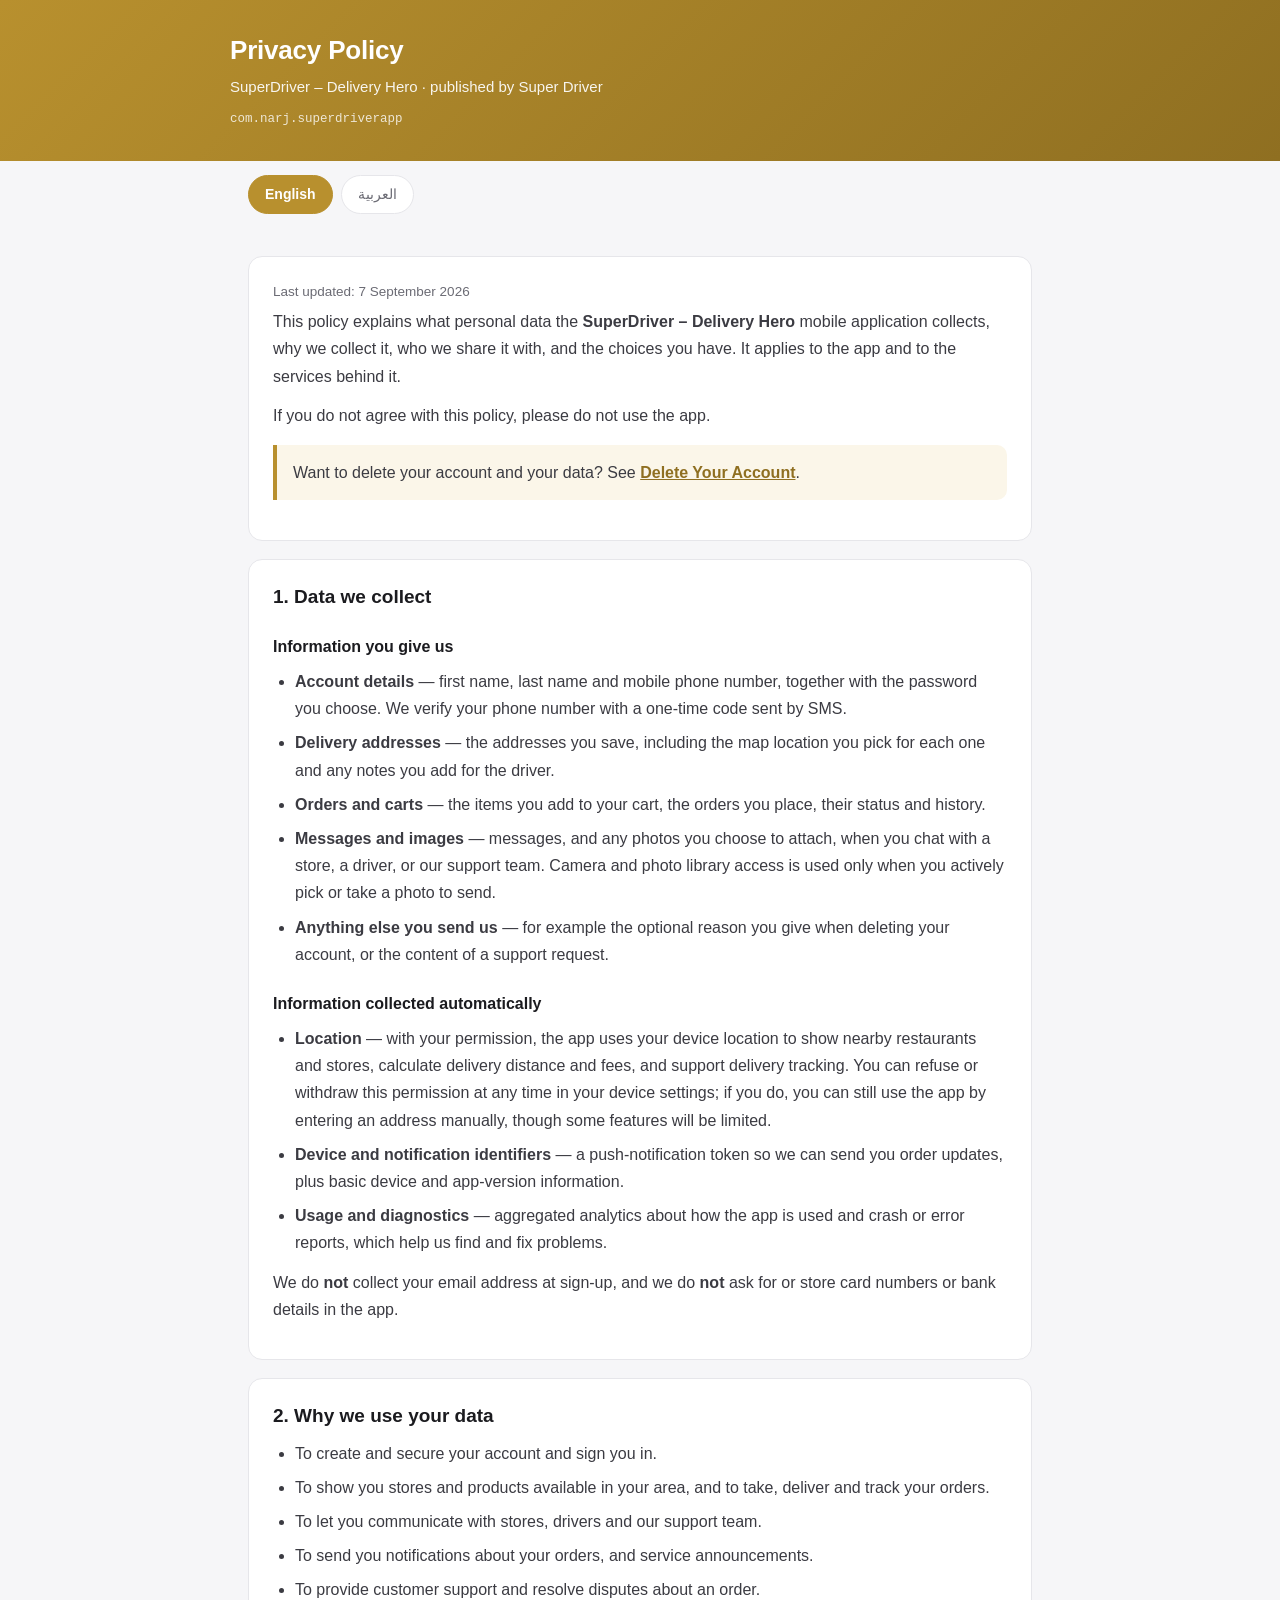
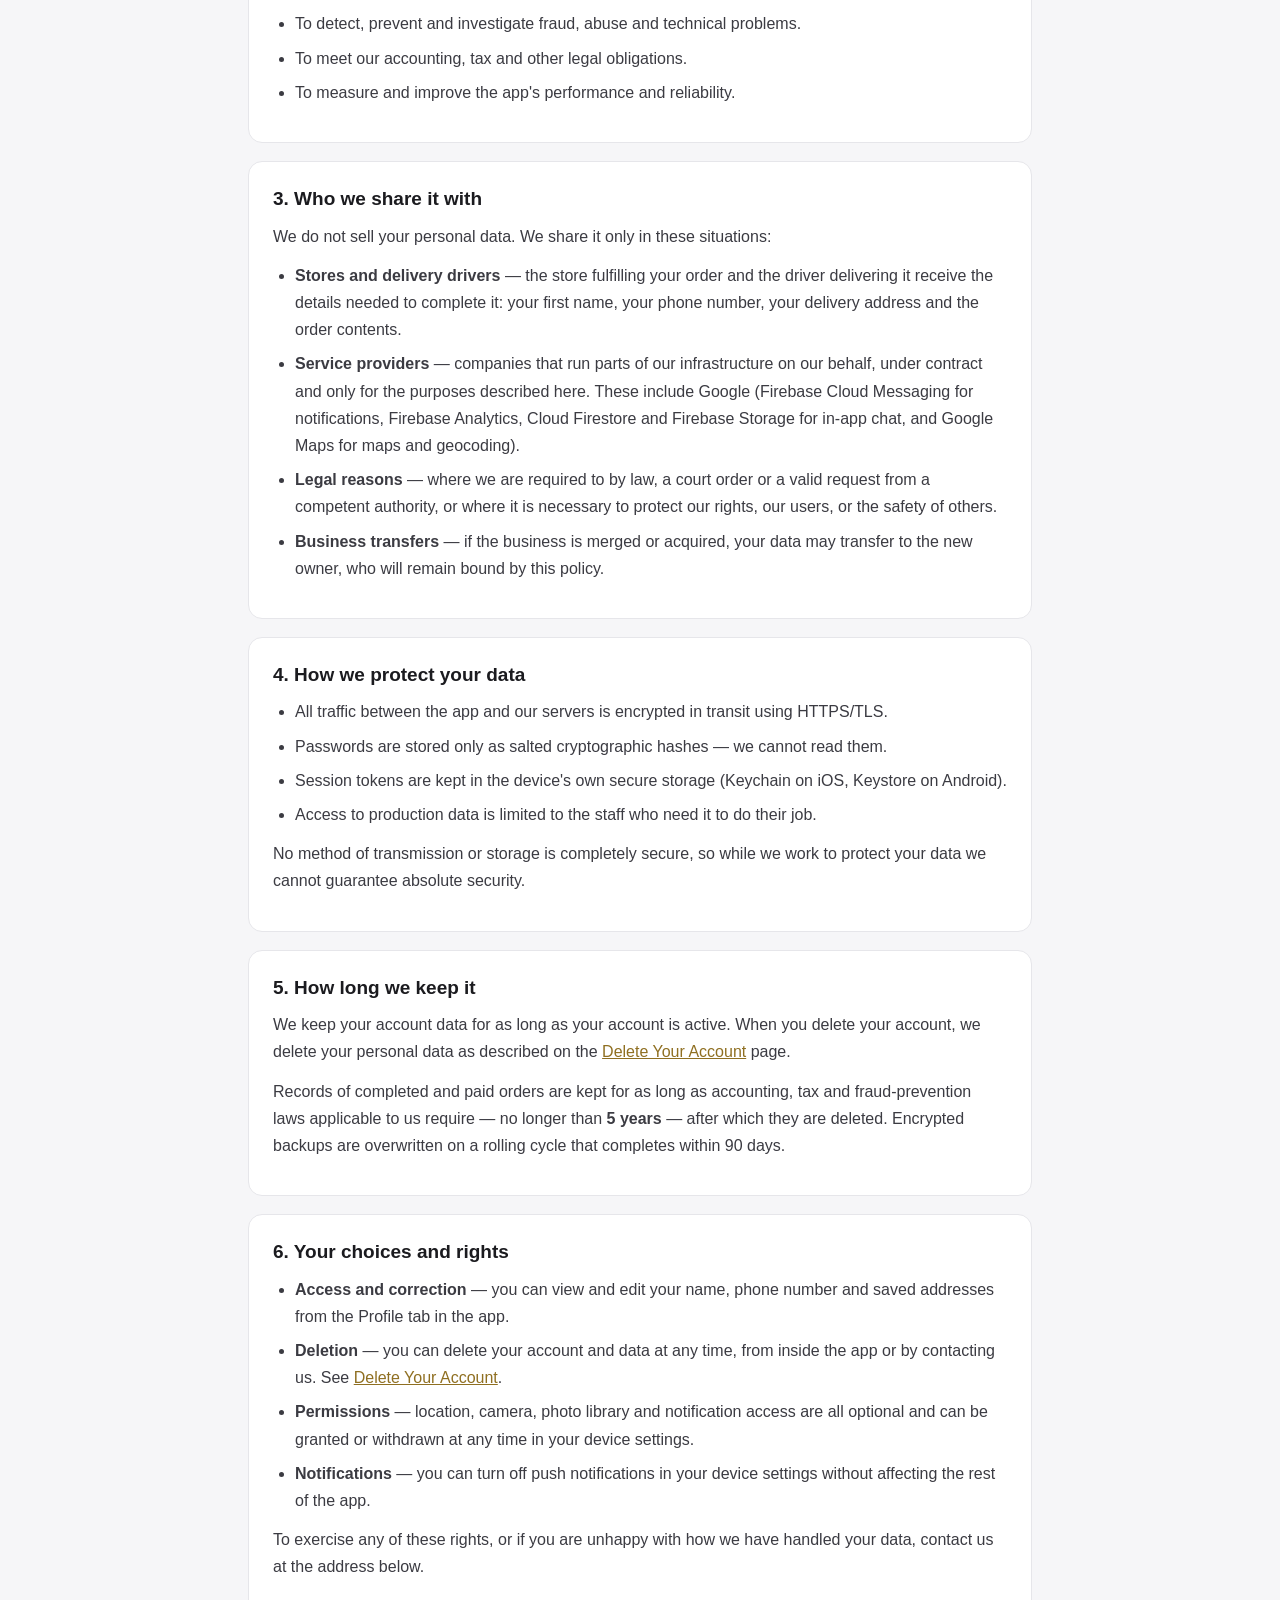
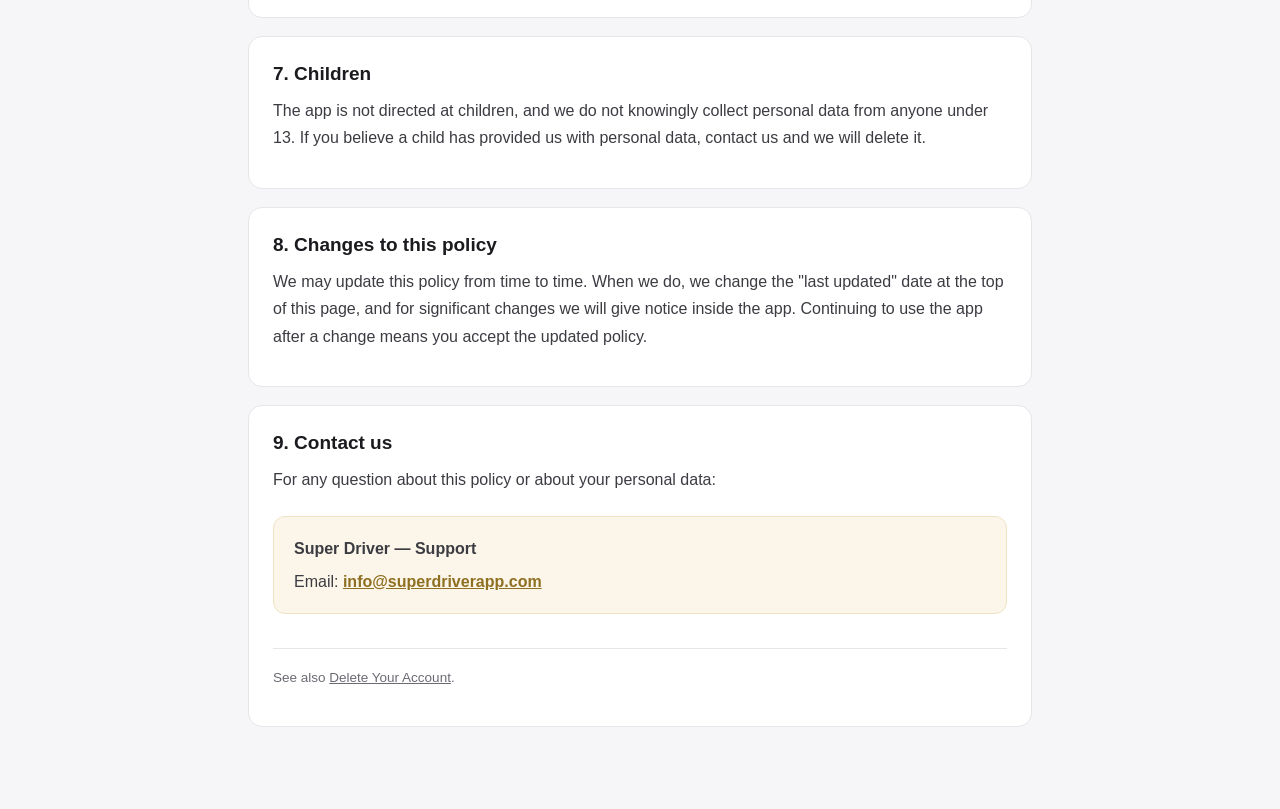
<file: privacy.html>
<!DOCTYPE html>
<html lang="en">
<head>
<meta charset="utf-8">
<meta name="viewport" content="width=device-width, initial-scale=1">
<meta http-equiv="refresh" content="0; url=./index.html">
<link rel="canonical" href="https://saeedskaf.github.io/app-privacy-policy/index.html">
<title>Redirecting…</title>
</head>
<body>
<p>Redirecting to <a href="./index.html">./index.html</a>…</p>
<script>location.replace('./index.html');</script>
</body>
</html>
</file>
<file: style.css>
:root{
  --gold:#B8902E; --gold-dark:#8f6f21; --gold-soft:#fbf6e9;
  --ink:#1b1b1f; --body:#3b3b42; --muted:#6b6b74;
  --bg:#f6f6f8; --card:#ffffff; --line:#e6e6ea;
  --danger:#b3261e; --danger-soft:#fdf0ef;
}
*{box-sizing:border-box}
html{-webkit-text-size-adjust:100%}
body{
  margin:0; background:var(--bg); color:var(--body);
  font-family:-apple-system,BlinkMacSystemFont,"Segoe UI",Roboto,"Helvetica Neue",Arial,"Noto Sans Arabic","Segoe UI Historic",sans-serif;
  font-size:16px; line-height:1.7;
}
.wrap{max-width:820px;margin:0 auto;padding:24px 18px 64px}
header.site{
  background:linear-gradient(135deg,var(--gold) 0%,var(--gold-dark) 100%);
  color:#fff;padding:34px 18px 30px;
}
header.site .inner{max-width:820px;margin:0 auto}
header.site h1{margin:0 0 6px;font-size:26px;line-height:1.3;letter-spacing:-.2px}
header.site .app{margin:0;font-size:15px;opacity:.92}
header.site .pkg{margin:10px 0 0;font-size:12.5px;opacity:.8;font-family:ui-monospace,SFMono-Regular,Menlo,Consolas,monospace}
.langbar{max-width:820px;margin:0 auto;padding:14px 18px 0;display:flex;gap:8px}
.langbar button{
  font:inherit;font-size:14px;cursor:pointer;border:1px solid var(--line);
  background:var(--card);color:var(--muted);padding:7px 16px;border-radius:999px;
}
.langbar button[aria-pressed="true"]{background:var(--gold);border-color:var(--gold);color:#fff;font-weight:600}
.card{background:var(--card);border:1px solid var(--line);border-radius:14px;padding:24px;margin:18px 0}
h2{color:var(--ink);font-size:19px;margin:30px 0 10px;line-height:1.4}
h2:first-child{margin-top:0}
h3{color:var(--ink);font-size:16px;margin:22px 0 8px}
p{margin:0 0 12px}
ul,ol{margin:0 0 12px;padding-inline-start:22px}
li{margin:0 0 7px}
a{color:var(--gold-dark)}
.steps{counter-reset:s;list-style:none;padding:0;margin:0}
.steps li{
  counter-increment:s;position:relative;padding-inline-start:44px;
  margin:0 0 16px;min-height:30px
}
.steps li::before{
  content:counter(s);position:absolute;inset-inline-start:0;top:0;
  width:30px;height:30px;border-radius:50%;background:var(--gold-soft);
  color:var(--gold-dark);font-weight:700;font-size:14px;
  display:flex;align-items:center;justify-content:center
}
.note{background:var(--gold-soft);border-inline-start:4px solid var(--gold);border-radius:0 10px 10px 0;padding:14px 16px;margin:16px 0}
[dir="rtl"] .note{border-radius:10px 0 0 10px}
.warn{background:var(--danger-soft);border-inline-start:4px solid var(--danger);border-radius:0 10px 10px 0;padding:14px 16px;margin:16px 0;color:#7a1c16}
[dir="rtl"] .warn{border-radius:10px 0 0 10px}
table{width:100%;border-collapse:collapse;margin:14px 0;font-size:14.5px}
th,td{border:1px solid var(--line);padding:10px 12px;text-align:start;vertical-align:top}
th{background:#fafafb;color:var(--ink);font-weight:600}
.contact{background:var(--gold-soft);border:1px solid #efe3c4;border-radius:12px;padding:18px 20px;margin:22px 0 0}
.contact a{font-weight:600}
.cta{
  display:inline-block;background:var(--gold);color:#fff;text-decoration:none;
  font-weight:600;padding:12px 22px;border-radius:10px;margin-top:6px
}
footer.site{border-top:1px solid var(--line);margin-top:34px;padding-top:18px;color:var(--muted);font-size:13.5px}
footer.site a{color:var(--muted)}
.updated{color:var(--muted);font-size:13.5px;margin:0 0 4px}
[hidden]{display:none!important}
@media (max-width:520px){
  header.site h1{font-size:22px}
  .card{padding:18px}
  table{font-size:13.5px}
  th,td{padding:8px 9px}
}
</file>
